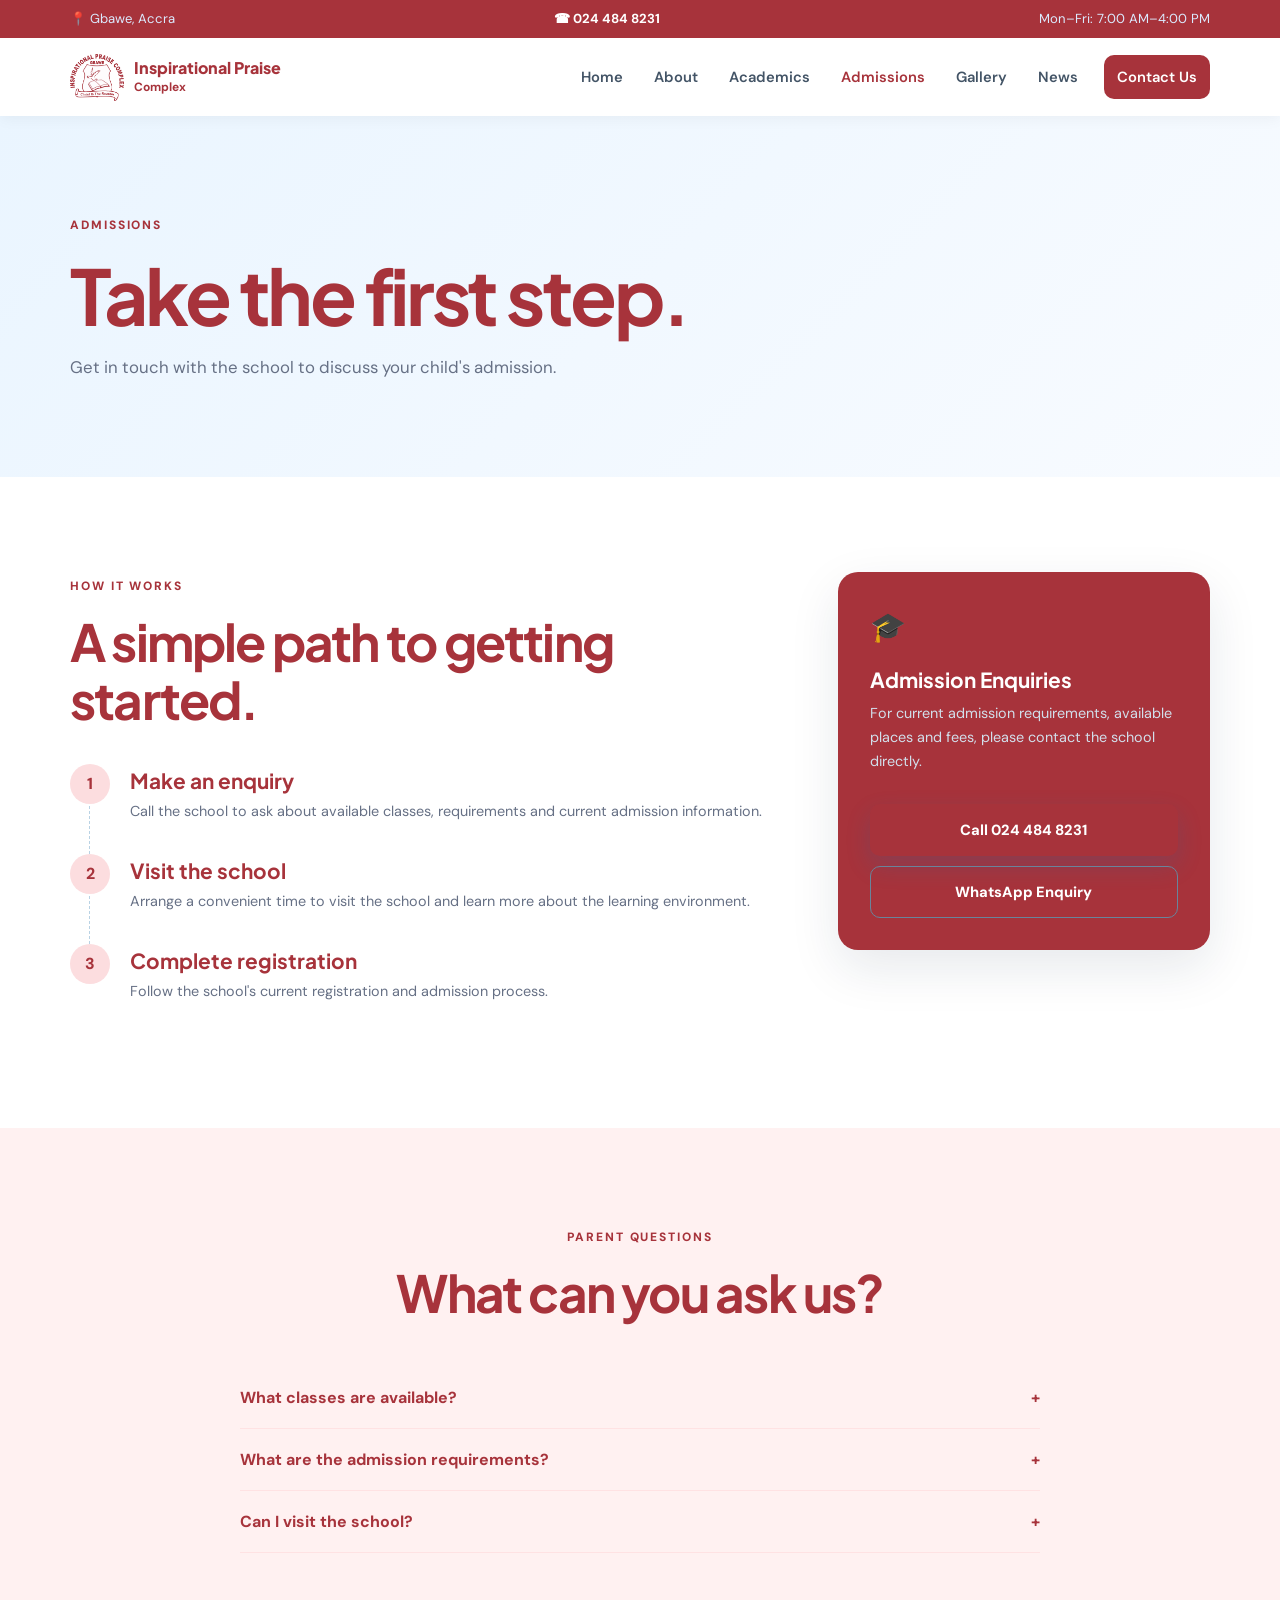
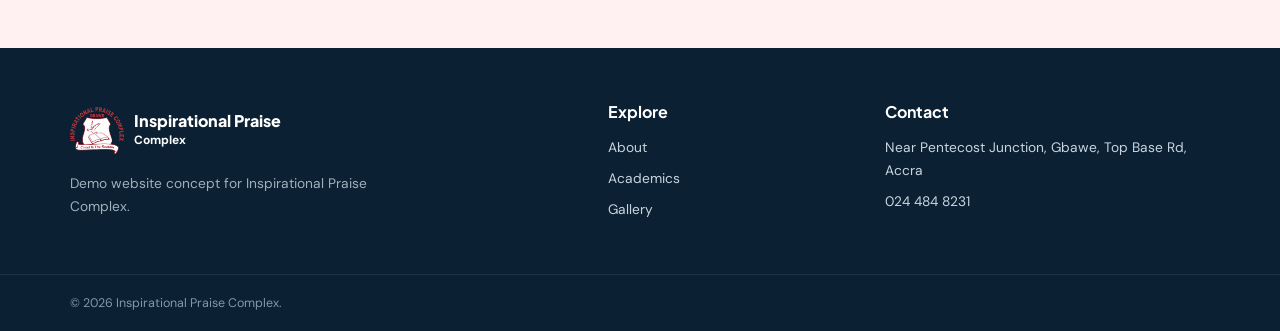
<file: admissions.html>
<!DOCTYPE html>
<html lang="en">
<head>
	<meta charset="UTF-8">
	<meta name="viewport" content="width=device-width, initial-scale=1.0">
	<meta name="description" content="Admissions enquiry for Inspirational Praise Complex.">
	<title>Admissions | Inspirational Praise Complex</title>
	<link rel="icon" type="image/png" href="asset/Asset 1.png">
	<link rel="preconnect" href="https://fonts.googleapis.com">
	<link rel="preconnect" href="https://fonts.gstatic.com" crossorigin>
	<link href="https://fonts.googleapis.com/css2?family=DM+Sans:wght@400;500;600;700&amp;family=Plus+Jakarta+Sans:wght@600;700;800&amp;display=swap" rel="stylesheet">
	<link rel="stylesheet" href="css/style.css">
</head>
<body>
	<header class="site-header">
		<div class="topbar">
			<div class="container topbar-inner">
				<span>📍 Gbawe, Accra</span>
				<a href="tel:0244848231">☎ 024 484 8231</a>
				<span>Mon–Fri: 7:00 AM–4:00 PM</span>
			</div>
		</div>
		<nav class="nav container">
			<a class="brand" href="index.html">
				<span class="brand-mark">IPC</span>
				<span><strong>Inspirational Praise</strong><small>Complex</small></span>
			</a>
			<button class="menu-toggle">☰</button>
			<div class="nav-links">
				<a href="index.html">Home</a>
				<a href="about.html">About</a>
				<a href="academics.html">Academics</a>
				<a class="active" href="admissions.html">Admissions</a>
				<a href="gallery.html">Gallery</a>
				<a href="news.html">News</a>
				<a class="nav-cta" href="contact.html">Contact Us</a>
			</div>
		</nav>
	</header>

	<main>
		<section class="page-hero">
			<div class="container">
				<span class="eyebrow">ADMISSIONS</span>
				<h1>Take the first step.</h1>
				<p>Get in touch with the school to discuss your child's admission.</p>
			</div>
		</section>

		<section class="section">
			<div class="container admissions-layout">
				<div>
					<span class="eyebrow">HOW IT WORKS</span>
					<h2>A simple path to getting started.</h2>
					<div class="steps">
						<div>
							<span>1</span>
							<div>
								<h3>Make an enquiry</h3>
								<p>Call the school to ask about available classes, requirements and current admission information.</p>
							</div>
						</div>
						<div>
							<span>2</span>
							<div>
								<h3>Visit the school</h3>
								<p>Arrange a convenient time to visit the school and learn more about the learning environment.</p>
							</div>
						</div>
						<div>
							<span>3</span>
							<div>
								<h3>Complete registration</h3>
								<p>Follow the school's current registration and admission process.</p>
							</div>
						</div>
					</div>
				</div>
				<aside class="admission-box">
					<span class="card-icon">🎓</span>
					<h3>Admission Enquiries</h3>
					<p>For current admission requirements, available places and fees, please contact the school directly.</p>
					<a class="btn btn-primary full" href="tel:0244848231">Call 024 484 8231</a>
					<a class="btn btn-outline full" href="https://wa.me/233244848231" target="_blank" rel="noopener">WhatsApp Enquiry</a>
				</aside>
			</div>
		</section>

		<section class="section soft">
			<div class="container">
				<div class="section-heading center">
					<span class="eyebrow">PARENT QUESTIONS</span>
					<h2>What can you ask us?</h2>
				</div>
				<div class="faq">
					<button>What classes are available? <span>+</span></button>
					<div>
						<p>Please contact the school for the current class structure and available places.</p>
					</div>
					<button>What are the admission requirements? <span>+</span></button>
					<div>
						<p>The school can provide the current requirements directly to parents and guardians.</p>
					</div>
					<button>Can I visit the school? <span>+</span></button>
					<div>
						<p>Contact the school on 024 484 8231 to arrange a visit.</p>
					</div>
				</div>
			</div>
		</section>
	</main>

	<footer class="footer">
		<div class="container footer-grid">
			<div>
				<a class="brand footer-brand" href="index.html">
					<span class="brand-mark">IPC</span>
					<span><strong>Inspirational Praise</strong><small>Complex</small></span>
				</a>
				<p>Demo website concept for Inspirational Praise Complex.</p>
			</div>
			<div>
				<h4>Explore</h4>
				<a href="about.html">About</a>
				<a href="academics.html">Academics</a>
				<a href="gallery.html">Gallery</a>
			</div>
			<div>
				<h4>Contact</h4>
				<a href="https://www.google.com/maps/search/?api=1&amp;query=Inspirational+Praise+Complex+Gbawe+Accra" target="_blank" rel="noopener noreferrer">Near Pentecost Junction, Gbawe, Top Base Rd, Accra</a>
				<a href="tel:0244848231">024 484 8231</a>
			</div>
		</div>
		<div class="copyright">
			<div class="container">© <span class="year"></span> Inspirational Praise Complex.</div>
		</div>
	</footer>

	<script src="js/script.js"></script>
</body>
</html>
</file>
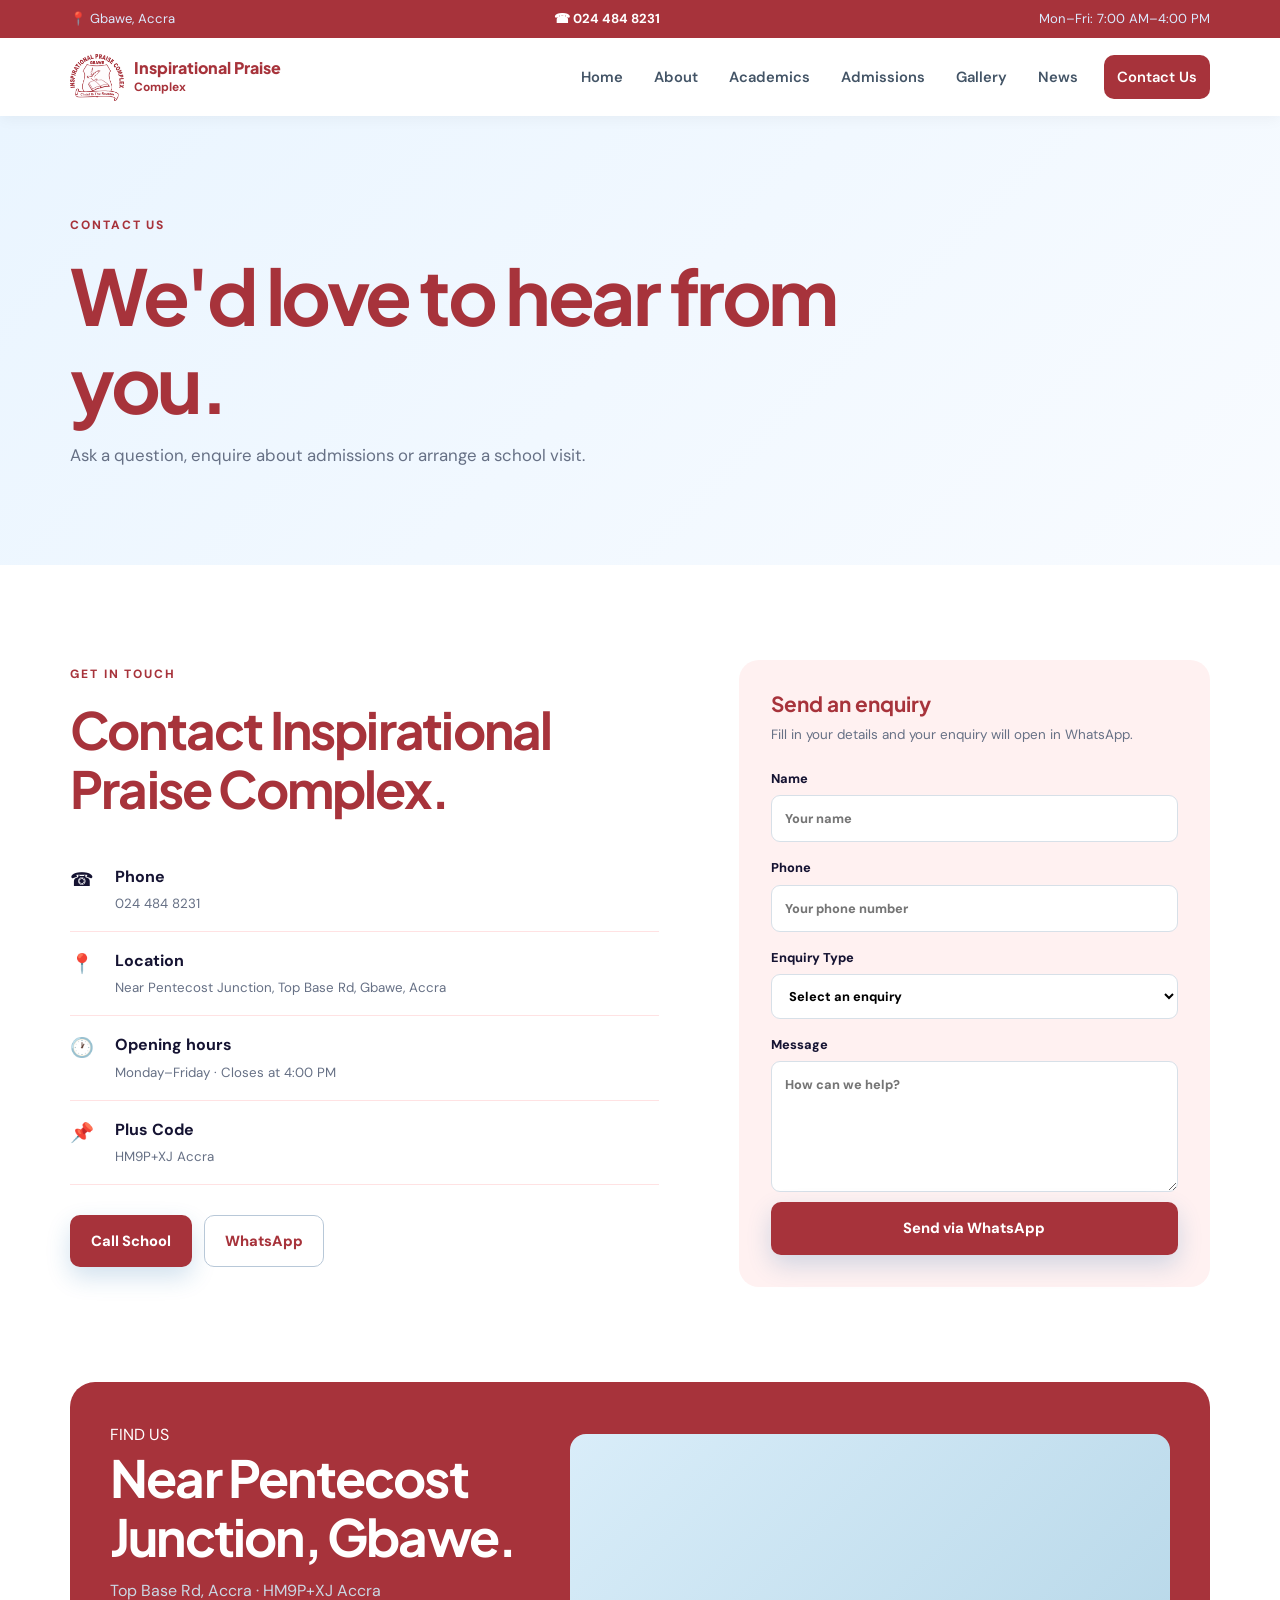
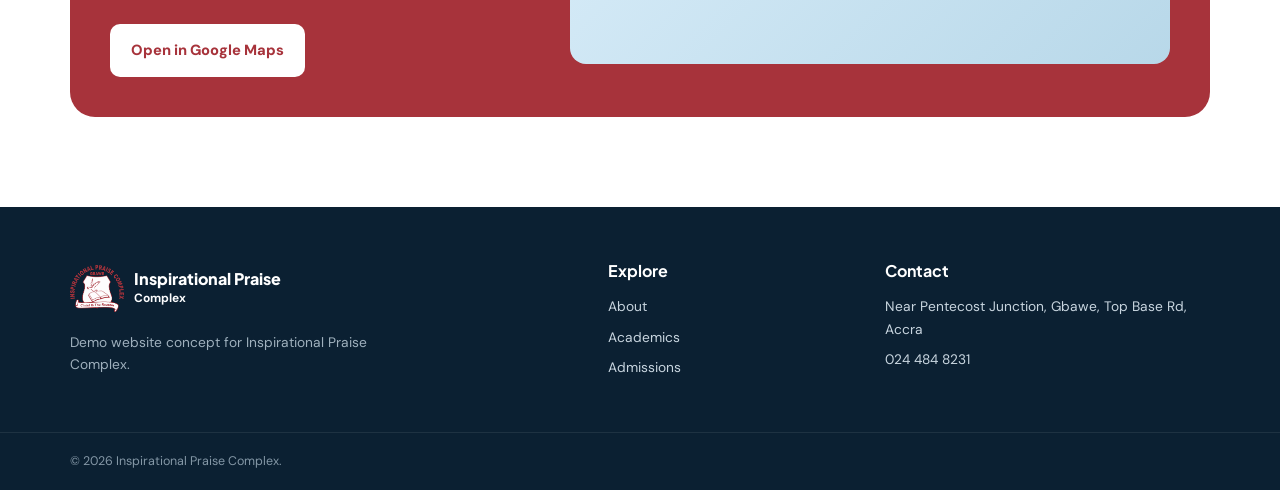
<file: contact.html>
<!DOCTYPE html>
<html lang="en">
<head>
	<meta charset="UTF-8">
	<meta name="viewport" content="width=device-width, initial-scale=1.0">
	<meta name="description" content="Contact Inspirational Praise Complex in Gbawe, Accra.">
	<title>Contact | Inspirational Praise Complex</title>
	<link rel="icon" type="image/png" href="asset/Asset 1.png">
	<link rel="preconnect" href="https://fonts.googleapis.com">
	<link rel="preconnect" href="https://fonts.gstatic.com" crossorigin>
	<link href="https://fonts.googleapis.com/css2?family=DM+Sans:wght@400;500;600;700&family=Plus+Jakarta+Sans:wght@600;700;800&display=swap" rel="stylesheet">
	<link rel="stylesheet" href="css/style.css">
</head>
<body>
	<header class="site-header">
		<div class="topbar">
			<div class="container topbar-inner">
				<span>📍 Gbawe, Accra</span>
				<a href="tel:0244848231">☎ 024 484 8231</a>
				<span>Mon–Fri: 7:00 AM–4:00 PM</span>
			</div>
		</div>
		<nav class="nav container">
			<a class="brand" href="index.html">
				<span class="brand-mark">IPC</span>
				<span><strong>Inspirational Praise</strong><small>Complex</small></span>
			</a>
			<button class="menu-toggle">☰</button>
			<div class="nav-links">
				<a href="index.html">Home</a>
				<a href="about.html">About</a>
				<a href="academics.html">Academics</a>
				<a href="admissions.html">Admissions</a>
				<a href="gallery.html">Gallery</a>
				<a href="news.html">News</a>
				<a class="nav-cta active" href="contact.html">Contact Us</a>
			</div>
		</nav>
	</header>

	<main>
		<section class="page-hero">
			<div class="container">
				<span class="eyebrow">CONTACT US</span>
				<h1>We'd love to hear from you.</h1>
				<p>Ask a question, enquire about admissions or arrange a school visit.</p>
			</div>
		</section>

		<section class="section">
			<div class="container contact-grid">
				<div>
					<span class="eyebrow">GET IN TOUCH</span>
					<h2>Contact Inspirational Praise Complex.</h2>
					<div class="contact-list">
						<a href="tel:0244848231">
							<span>☎</span>
							<div><b>Phone</b><small>024 484 8231</small></div>
						</a>
						<div>
							<span>📍</span>
							<div><b>Location</b><small>Near Pentecost Junction, Top Base Rd, Gbawe, Accra</small></div>
						</div>
						<div>
							<span>🕐</span>
							<div><b>Opening hours</b><small>Monday–Friday · Closes at 4:00 PM</small></div>
						</div>
						<div>
							<span>📌</span>
							<div><b>Plus Code</b><small>HM9P+XJ Accra</small></div>
						</div>
					</div>
					<div class="contact-buttons">
						<a class="btn btn-primary" href="tel:0244848231">Call School</a>
						<a class="btn btn-outline" href="https://wa.me/233244848231" target="_blank" rel="noopener">WhatsApp</a>
					</div>
				</div>

            <form class="contact-form" id="whatsappForm">
                    <h3>Send an enquiry</h3>
                    <p>
                        Fill in your details and your enquiry will open in WhatsApp.
                    </p>

                    <label>
                        Name
                        <input type="text" id="name" placeholder="Your name" required>
                    </label>

                    <label>
                        Phone
                        <input type="tel" id="phone" placeholder="Your phone number" required>
                    </label>

                    <label>
                        Enquiry Type
                        <select id="enquiryType" required>
                        <option value="">Select an enquiry</option>
                        <option value="Admissions">Admissions</option>
                        <option value="School fees">School fees</option>
                        <option value="School visit">School visit</option>
                        <option value="Academic programmes">Academic programmes</option>
                        <option value="General enquiry">General enquiry</option>
                        </select>
                    </label>

                    <label>
                        Message
                        <textarea
                        id="message"
                        rows="5"
                        placeholder="How can we help?"
                        required
                        ></textarea>
                    </label>

                    <button class="btn btn-primary full" type="submit">
                        Send via WhatsApp
                    </button>
            </form>
			</div>
		</section>

		<section class="map-section">
			<div class="container">
				<div class="map-card">
					<div>
						<span class="eyebow">FIND US</span>
						<h2>Near Pentecost Junction, Gbawe.</h2>
						<p>Top Base Rd, Accra · HM9P+XJ Accra</p>
						<a class="btn btn-light" href="https://www.google.com/maps/search/?api=1&query=HM9P%2BXJ%20Accra" target="_blank" rel="noopener">Open in Google Maps</a>
					</div>
					<div class="map-placeholder">
                        <iframe src="https://www.google.com/maps/embed?pb=!1m18!1m12!1m3!1d3970.9802483934554!2d-0.3134375!3d5.5699375!2m3!1f0!2f0!3f0!3m2!1i1024!2i768!4f13.1!3m3!1m2!1s0xfdf9084b2b7a773%3A0xca1a408a838b08ce!2sHM9P%2BXJ%2C%20Accra!5e0!3m2!1sen!2sgh!4v1790862252762!5m2!1sen!2sgh" width="600" height="450" style="border:0;" allowfullscreen="" loading="lazy" referrerpolicy="strict-origin-when-cross-origin"></iframe>
					</div>
				</div>
			</div>
		</section>
	</main>

	<footer class="footer">
		<div class="container footer-grid">
			<div>
				<a class="brand footer-brand" href="index.html">
					<span class="brand-mark">IPC</span>
					<span><strong>Inspirational Praise</strong><small>Complex</small></span>
				</a>
				<p>Demo website concept for Inspirational Praise Complex.</p>
			</div>
			<div>
				<h4>Explore</h4>
				<a href="about.html">About</a>
				<a href="academics.html">Academics</a>
				<a href="admissions.html">Admissions</a>
			</div>
			<div>
				<h4>Contact</h4>
				<a href="https://www.google.com/maps/search/?api=1&amp;query=Inspirational+Praise+Complex+Gbawe+Accra" target="_blank" rel="noopener noreferrer">Near Pentecost Junction, Gbawe, Top Base Rd, Accra</a>
				<a href="tel:0244848231">024 484 8231</a>
			</div>
		</div>
		<div class="copyright">
			<div class="container">© <span class="year"></span> Inspirational Praise Complex.</div>
		</div>
	</footer>

	<script src="js/script.js"></script>
</body>
</html>
</file>
<file: css/style.css>
:root {
  --navy: #A7333B;
  --blue: #A7333B;
  --sky: #fcdddf;
  --gold: #f5b942;
  --ink: #151332;
  --muted: #667085;
  --line: #ffe2e3;
  --soft: #fff1f1;
  --shadow: 0 18px 50px rgba(16, 42, 67, 0.1);
}

* {
  box-sizing: border-box;
  margin: 0;
  padding: 0;
}

html {
  scroll-behavior: smooth;
}

body {
  font-family: "DM Sans", sans-serif;
  color: var(--ink);
  line-height: 1.65;
  background: #fff;
}

h1,
h2,
h3,
h4 {
  font-family: "Plus Jakarta Sans", sans-serif;
  line-height: 1.15;
  color: var(--navy);
}

h1 {
  font-size: clamp(2.6rem, 6vw, 5.2rem);
  letter-spacing: -0.045em;
}

h2 {
  font-size: clamp(2rem, 4vw, 3.3rem);
  letter-spacing: -0.035em;
}

h3 {
  font-size: 1.3rem;
}

p {
  color: var(--muted);
}

a {
  text-decoration: none;
  color: inherit;
}

.container {
  width: min(1140px, 92%);
  margin: auto;
}

.topbar {
  background: var(--navy);
  color: #dbeafe;
  font-size: 0.82rem;
}

.topbar-inner {
  min-height: 38px;
  display: flex;
  align-items: center;
  justify-content: space-between;
}

.topbar a {
  color: #fff;
  font-weight: 700;
}

.site-header {
  background: #fff;
  position: sticky;
  top: 0;
  z-index: 100;
  box-shadow: 0 2px 15px rgba(0, 0, 0, 0.05);
}

.nav {
  height: 78px;
  display: flex;
  align-items: center;
  justify-content: space-between;
}

.brand {
  display: flex;
  align-items: center;
  gap: 10px;
  color: var(--navy);
}

.brand-mark {
  width: 54px;
  height: 54px;
  flex: 0 0 54px;
  background: url("../asset/Asset 1.png") center / contain no-repeat;
  color: transparent;
  display: grid;
  place-items: center;
  font-size: 0;
}

.brand strong,
.brand small {
  display: block;
}

.brand strong {
  font: 800 1rem "Plus Jakarta Sans";
}

.brand small {
  font-size: 0.75rem;
  color: var(--blue);
  font-weight: 700;
}

.nav-links {
  display: flex;
  align-items: center;
  gap: 5px;
}

.nav-links > a {
  padding: 10px 13px;
  font-size: 0.92rem;
  font-weight: 600;
  color: #435466;
}

.nav-links > a:hover,
.nav-links > a.active {
  color: var(--blue);
}

.nav-cta {
  background: var(--blue) !important;
  color: #fff !important;
  border-radius: 10px;
  margin-left: 8px;
}

.menu-toggle {
  display: none;
  border: 0;
  background: none;
  font-size: 1.6rem;
  color: var(--navy);
}

.hero {
  min-height: 650px;
  background-image: url("https://images.unsplash.com/photo-1509062522246-3755977927d7?auto=format&fit=crop&w=1800&q=90");
  background-size: cover;
  background-position: center;
  position: relative;
  color: #fff;
  display: flex;
  align-items: center;
}

.hero-overlay {
  position: absolute;
  inset: 0;
  background: linear-gradient(90deg, rgba(10, 30, 50, 0.91), rgba(10, 30, 50, 0.58), rgba(10, 30, 50, 0.15));
}

.hero-content {
  position: relative;
  z-index: 1;
  padding: 75px 0;
  max-width: 850px;
}

.eyebrow {
  display: inline-block;
  color: var(--blue);
  font-size: 0.75rem;
  letter-spacing: 0.16em;
  font-weight: 800;
  margin-bottom: 15px;
}

.hero .eyebrow {
  color: #ffffff;
}

.hero h1 {
  color: #fff;
  max-width: 760px;
}

.hero h1 span {
  color: #ffd36a;
}

.hero p {
  color: #e8f1f8;
  max-width: 650px;
  font-size: 1.1rem;
  margin: 22px 0 30px;
}

.hero-actions,
.cta-actions,
.contact-buttons {
  display: flex;
  gap: 12px;
  flex-wrap: wrap;
}

.btn {
  display: inline-flex;
  align-items: center;
  justify-content: center;
  gap: 10px;
  padding: 13px 20px;
  border-radius: 10px;
  border: 1px solid transparent;
  font-weight: 800;
  font-size: 0.92rem;
  transition: 0.25s;
  cursor: pointer;
}

.btn:hover {
  transform: translateY(-2px);
}

.btn-primary {
  background: var(--blue);
  color: #fff;
  box-shadow: 0 10px 25px rgba(23, 105, 170, 0.2);
}

.btn-light {
  background: #fff;
  color: var(--navy);
}

.btn-outline {
  border-color: #b8c8d8;
  color: var(--navy);
  background: #fff;
}

.hero-trust {
  display: flex;
  gap: 35px;
  margin-top: 48px;
}

.hero-trust div {
  display: flex;
  flex-direction: column;
}

.hero-trust b {
  font-size: 1.05rem;
}

.hero-trust span {
  font-size: 0.78rem;
  color: #d8e4ed;
}

.quick-info {
  background: #fff;
  box-shadow: 0 8px 30px rgba(0, 0, 0, 0.07);
  position: relative;
  z-index: 2;
}

.info-grid {
  display: grid;
  grid-template-columns: repeat(3, 1fr);
  padding: 23px 0;
  gap: 20px;
}

.info-grid > div {
  display: flex;
  align-items: center;
  gap: 13px;
  padding: 5px 22px;
  border-right: 1px solid var(--line);
}

.info-grid > div:last-child {
  border: 0;
}

.icon,
.card-icon {
  font-size: 1.8rem;
}

.info-grid b,
.info-grid small {
  display: block;
}

.info-grid b {
  font-size: 0.95rem;
}

.info-grid small {
  color: var(--muted);
  font-size: 0.8rem;
}

.section {
  padding: 95px 0;
}

.soft {
  background: var(--soft);
}

.split {
  display: grid;
  grid-template-columns: 1fr 1fr;
  gap: 70px;
  align-items: center;
}

.image-card {
  position: relative;
}

.image-card img {
  width: 100%;
  height: 450px;
  object-fit: cover;
  border-radius: 24px;
  box-shadow: var(--shadow);
}

.image-tag {
  position: absolute;
  bottom: 20px;
  left: 20px;
  background: #fff;
  padding: 12px 17px;
  border-radius: 12px;
  font-weight: 800;
  font-size: 0.82rem;
  box-shadow: 0 8px 25px rgba(0, 0, 0, 0.12);
}

.section-copy h2 {
  margin-bottom: 20px;
}

.section-copy p {
  margin: 0 0 16px;
}

.text-link,
.feature-card a,
.news-card a {
  color: var(--blue);
  font-weight: 800;
  display: inline-block;
  margin-top: 10px;
}

.section-heading {
  margin-bottom: 45px;
}

.section-heading h2 {
  margin-bottom: 12px;
}

.section-heading.center {
  text-align: center;
  max-width: 720px;
  margin-left: auto;
  margin-right: auto;
}

.cards-3 {
  display: grid;
  grid-template-columns: repeat(3, 1fr);
  gap: 20px;
}

.feature-card {
  background: #fff;
  padding: 32px;
  border-radius: 18px;
  border: 1px solid var(--line);
  transition: 0.25s;
}

.feature-card:hover {
  transform: translateY(-5px);
  box-shadow: var(--shadow);
}

.feature-card.featured {
  border-color: #b8ddf7;
  box-shadow: var(--shadow);
}

.feature-card h3 {
  margin: 18px 0 10px;
}

.feature-card p {
  font-size: 0.92rem;
}

.stats-section {
  background: var(--navy);
  color: #fff;
}

.stats {
  display: grid;
  grid-template-columns: repeat(4, 1fr);
  padding: 45px 0;
}

.stats div {
  text-align: center;
  border-right: 1px solid rgba(255, 255, 255, 0.14);
}

.stats div:last-child {
  border: 0;
}

.stats strong {
  display: block;
  font: 800 2rem "Plus Jakarta Sans";
  color: #ffd36a;
}

.stats span {
  font-size: 0.8rem;
  color: #cbd8e4;
}

.cta {
  background: var(--sky);
  border-radius: 25px;
  padding: 50px 55px;
  display: flex;
  justify-content: space-between;
  align-items: center;
  gap: 30px;
}

.cta h2 {
  max-width: 650px;
}

.cta p {
  margin-top: 10px;
}

.page-hero {
  padding: 95px 0;
  background: linear-gradient(135deg, #eaf5ff, #f8fbff);
}

.page-hero h1 {
  max-width: 800px;
}

.page-hero p {
  font-size: 1.05rem;
  margin-top: 15px;
}

.values {
  display: grid;
  grid-template-columns: repeat(4, 1fr);
  gap: 18px;
}

.values article {
  padding: 28px;
  background: #fff;
  border: 1px solid var(--line);
  border-radius: 18px;
}

.values span,
.number {
  font-weight: 800;
  color: var(--blue);
  font-size: 0.8rem;
}

.values h3 {
  margin: 22px 0 9px;
}

.values p {
  font-size: 0.88rem;
}

.quote {
  text-align: center;
  max-width: 760px;
}

.quote-mark {
  font-size: 5rem;
  color: #b5dcf5;
  height: 70px;
}

.quote blockquote {
  font: 700 clamp(1.5rem, 3vw, 2.4rem) / 1.35 "Plus Jakarta Sans";
  color: var(--navy);
}

.quote > span {
  display: block;
  color: var(--muted);
  margin-top: 18px;
}

.curriculum {
  display: grid;
  grid-template-columns: repeat(2, 1fr);
  gap: 20px;
}

.curriculum article {
  padding: 34px;
  background: #fff;
  border: 1px solid var(--line);
  border-radius: 20px;
}

.curriculum h3 {
  margin: 12px 0;
}

.curriculum p {
  font-size: 0.92rem;
}

.curriculum ul {
  margin: 18px 0 0 18px;
  color: var(--muted);
  font-size: 0.88rem;
}

.curriculum li {
  margin: 5px 0;
}

.admissions-layout {
  display: grid;
  grid-template-columns: 1.5fr 0.8fr;
  gap: 70px;
}

.steps {
  margin-top: 35px;
}

.steps > div {
  display: flex;
  gap: 20px;
  padding: 0 0 30px;
  position: relative;
}

.steps > div:not(:last-child):after {
  content: "";
  position: absolute;
  left: 19px;
  top: 42px;
  bottom: 0;
  border-left: 1px dashed #b9d2e4;
}

.steps > div > span {
  width: 40px;
  height: 40px;
  flex: 0 0 40px;
  border-radius: 50%;
  background: var(--sky);
  color: var(--blue);
  display: grid;
  place-items: center;
  font-weight: 800;
  position: relative;
  z-index: 1;
}

.steps h3 {
  margin: 5px 0 7px;
}

.steps p {
  font-size: 0.9rem;
}

.admission-box {
  padding: 32px;
  border-radius: 20px;
  background: var(--navy);
  color: #fff;
  height: max-content;
  box-shadow: var(--shadow);
}

.admission-box h3 {
  color: #fff;
  margin: 17px 0 10px;
}

.admission-box p {
  color: #d2dfeb;
  font-size: 0.9rem;
  margin-bottom: 20px;
}

.full {
  width: 100%;
  margin-top: 10px;
}

.admission-box .btn-outline {
  background: transparent;
  border-color: #69849b;
  color: #fff;
}

.faq {
  max-width: 800px;
  margin: auto;
}

.faq button {
  width: 100%;
  border: 0;
  border-bottom: 1px solid var(--line);
  background: none;
  padding: 20px 0;
  text-align: left;
  font: 700 1rem "DM Sans";
  color: var(--navy);
  display: flex;
  justify-content: space-between;
  cursor: pointer;
}

.faq > div {
  display: none;
  padding: 0 0 15px;
}

.faq > div.open {
  display: block;
}

.gallery-grid {
  display: grid;
  grid-template-columns: repeat(4, 1fr);
  gap: 18px;
}

.gallery-grid figure {
  overflow: hidden;
  border-radius: 16px;
  background: #fff;
  border: 1px solid var(--line);
}

.gallery-grid figure:nth-child(2),
.gallery-grid figure:nth-child(6) {
  transform: translateY(22px);
}

.gallery-grid img {
  width: 100%;
  height: 240px;
  display: block;
  object-fit: cover;
  cursor: pointer;
  transition: 0.3s;
}

.gallery-grid figure:hover img {
  transform: scale(1.04);
}

.gallery-grid figcaption {
  padding: 12px 14px;
  font-weight: 700;
  font-size: 0.85rem;
}

.lightbox {
  position: fixed;
  inset: 0;
  background: rgba(4, 15, 25, 0.92);
  z-index: 500;
  display: none;
  align-items: center;
  justify-content: center;
  padding: 30px;
}

.lightbox.open {
  display: flex;
}

.lightbox img {
  max-width: 92%;
  max-height: 85vh;
  border-radius: 12px;
}

.lightbox-close {
  position: absolute;
  top: 20px;
  right: 28px;
  color: #fff;
  background: none;
  border: 0;
  font-size: 3rem;
  cursor: pointer;
}

.news-grid {
  display: grid;
  grid-template-columns: repeat(3, 1fr);
  gap: 22px;
}

.news-card {
  border: 1px solid var(--line);
  border-radius: 18px;
  overflow: hidden;
  background: #fff;
}

.home-news-card {
  display: grid;
  grid-column: 1 / -1;
  grid-template-columns: 0.9fr 1.1fr;
  color: var(--ink);
  transition: 0.25s;
}

.home-news-card:hover {
  transform: translateY(-4px);
  box-shadow: var(--shadow);
}

.news-card img {
  width: 100%;
  height: 220px;
  object-fit: cover;
}

.home-news-card img {
  height: 100%;
  min-height: 270px;
}

.news-card > div {
  padding: 25px;
}

.news-card .date {
  font-size: 0.7rem;
  font-weight: 800;
  letter-spacing: 0.12em;
  color: var(--blue);
}

.news-card h3 {
  margin: 10px 0;
}

.news-card p {
  font-size: 0.9rem;
}

.contact-grid {
  display: grid;
  grid-template-columns: 1fr 0.8fr;
  gap: 80px;
}

.contact-list {
  margin: 30px 0;
}

.contact-list > a,
.contact-list > div {
  display: flex;
  gap: 15px;
  padding: 16px 0;
  border-bottom: 1px solid var(--line);
}

.contact-list > * > span {
  width: 30px;
  font-size: 1.2rem;
}

.contact-list b,
.contact-list small {
  display: block;
}

.contact-list small {
  color: var(--muted);
  margin-top: 3px;
}

.contact-form {
  background: var(--soft);
  padding: 32px;
  border-radius: 20px;
}

.contact-form h3 {
  margin-bottom: 8px;
}

.contact-form > p {
  font-size: 0.84rem;
  margin-bottom: 22px;
}

.contact-form label {
  display: block;
  font-size: 0.8rem;
  font-weight: 800;
  margin-top: 15px;
}

.contact-form input,
.contact-form textarea,
.contact-form select {
  display: block;
  width: 100%;
  border: 1px solid #d7e0e8;
  background: #fff;
  border-radius: 9px;
  padding: 12px 13px;
  margin-top: 6px;
  font: inherit;
  outline: none;
}

.contact-form input:focus,
.contact-form textarea:focus,
.contact-form select:focus {
  border-color: var(--blue);
}

.map-section {
  padding: 0 0 90px;
}

.map-card {
  background: var(--navy);
  color: #fff;
  border-radius: 25px;
  padding: 40px;
  display: grid;
  grid-template-columns: 1fr 1fr;
  gap: 30px;
  align-items: center;
}

.map-card h2 {
  color: #fff;
}

.map-card p {
  color: #cad8e4;
  margin: 12px 0 20px;
}

.map-placeholder iframe{
  height: 230px;
  border-radius: 16px;
  background: linear-gradient(135deg, #d9edf9, #b8d8e9);
  display: flex;
  flex-direction: column;
  align-items: center;
  justify-content: center;
  color: var(--navy);
  font-size: 1.1rem;
}

.map-placeholder span {
  font-size: 2.5rem;
}

.map-placeholder small {
  color: #526b7e;
}

.footer {
  background: #0b2032;
  color: #c8d5df;
  padding-top: 55px;
}

.footer-grid {
  display: grid;
  grid-template-columns: 1.5fr 0.7fr 1fr;
  gap: 50px;
  padding-bottom: 45px;
}

.footer .brand {
  color: #fff;
}

.footer .brand small {
  color: #fcfdfe;
}

.footer p {
  color: #9fb0bd;
  font-size: 0.86rem;
  margin-top: 15px;
  max-width: 360px;
}

.footer h4 {
  color: #fff;
  margin-bottom: 15px;
}

.footer-grid > div > a:not(.brand) {
  display: block;
  margin: 8px 0;
  font-size: 0.86rem;
}

.copyright {
  border-top: 1px solid rgba(255, 255, 255, 0.08);
  padding: 18px 0;
  font-size: 0.78rem;
  color: #8497a6;
}

.copyright .container {
  color: #8497a6;
}

@media (max-width: 850px) {
  .topbar-inner {
    padding: 7px 0;
    gap: 10px;
  }

  .topbar-inner span:last-child {
    display: none;
  }

  .nav {
    height: 70px;
  }

  .menu-toggle {
    display: block;
  }

  .nav-links {
    position: absolute;
    top: 108px;
    left: 0;
    right: 0;
    background: #fff;
    display: none;
    flex-direction: column;
    align-items: stretch;
    padding: 12px 4%;
    box-shadow: 0 15px 25px rgba(0, 0, 0, 0.08);
  }

  .nav-links.open {
    display: flex;
  }

  .nav-links > a {
    padding: 12px;
  }

  .nav-cta {
    margin-left: 0;
  }

  .hero {
    min-height: 590px;
  }

  .hero-content {
    text-align: center
  }

  .info-grid,
  .cards-3,
  .values,
  .news-grid {
    grid-template-columns: 1fr;
  }

  .home-news-card {
    grid-column: auto;
    grid-template-columns: 1fr;
  }

  .home-news-card img {
    height: 220px;
    min-height: 0;
  }

  .info-grid > div {
    border-right: 0;
    border-bottom: 1px solid var(--line);
    padding: 13px 5px;
  }

  .split,
  .admissions-layout,
  .contact-grid,
  .map-card {
    grid-template-columns: 1fr;
    gap: 35px;
  }

  .image-card img {
    height: 350px;
  }

  .stats {
    grid-template-columns: repeat(2, 1fr);
    gap: 25px;
  }

  .stats div:nth-child(2) {
    border: 0;
  }

  .cta {
    padding: 35px 25px;
    display: block;
  }

  .cta-actions {
    margin-top: 25px;
  }

  .curriculum {
    grid-template-columns: 1fr;
  }

  .gallery-grid {
    grid-template-columns: repeat(2, 1fr);
  }

  .gallery-grid figure:nth-child(2),
  .gallery-grid figure:nth-child(6) {
    transform: none;
  }

  .footer-grid {
    grid-template-columns: 1fr;
    gap: 30px;
  }

  .page-hero {
    padding: 70px 0;
  }

  .section {
    padding: 70px 0;
  }
}

@media (max-width: 480px) {
  h1 {
    font-size: 2.45rem;
  }

  .hero-content {
    padding: 55px 0;
  }

  .hero-trust {
    gap: 18px;
  }

  .hero p {
    font-size: 1rem;
  }

  .gallery-grid {
    grid-template-columns: 1fr;
  }

  .gallery-grid img {
    height: 260px;
  }

  .stats strong {
    font-size: 1.6rem;
  }

  .image-card img {
    height: 290px;
  }

  .map-card {
    padding: 28px 22px;
  }

  .topbar-inner {
    font-size: 0.72rem;
  }

  .brand strong {
    font-size: 0.88rem;
  }
}

/* Accessibility and consistency refinements */
button,
input,
textarea {
  font: inherit;
}

img {
  max-width: 100%;
}

:focus-visible {
  outline: 3px solid var(--gold);
  outline-offset: 3px;
}

@media (prefers-reduced-motion: reduce) {
  html {
    scroll-behavior: auto;
  }

  *,
  *::before,
  *::after {
    transition-duration: 0.01ms !important;
    animation-duration: 0.01ms !important;
    animation-iteration-count: 1 !important;
  }
}
</file>
